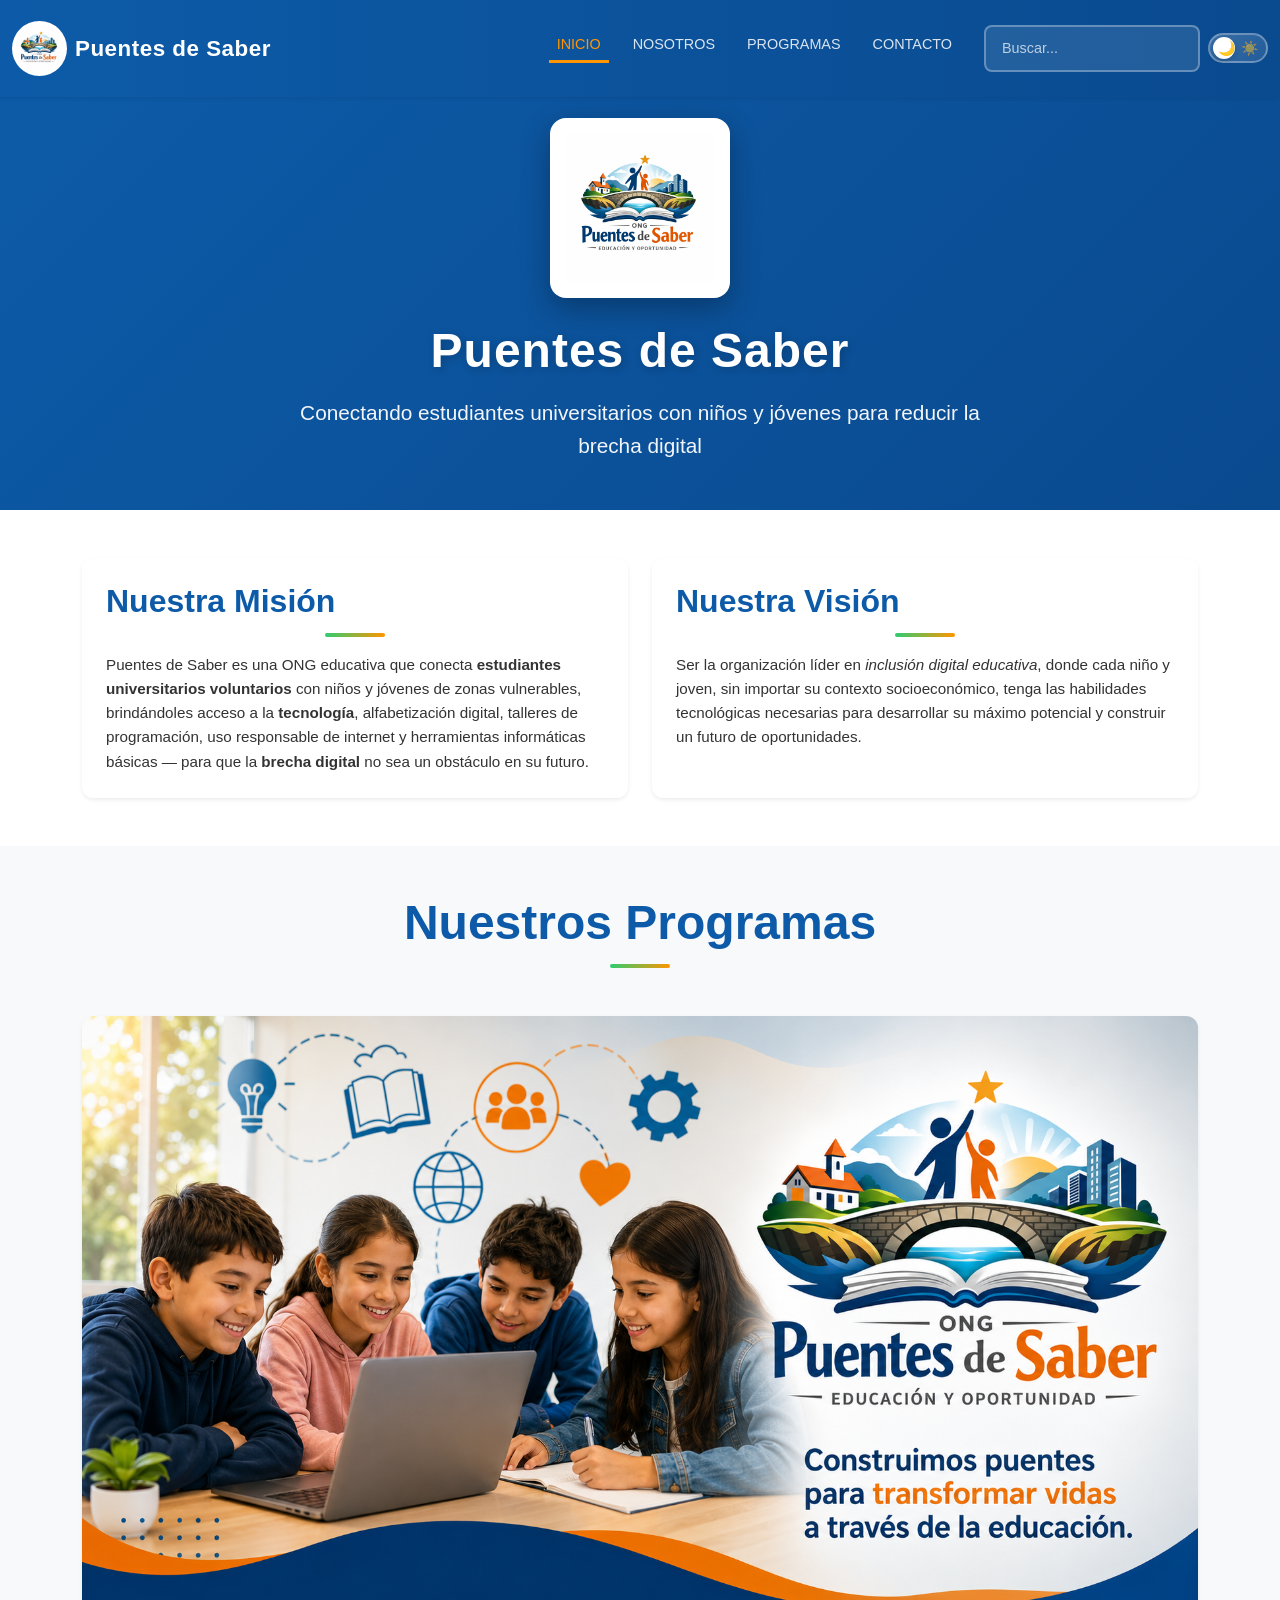
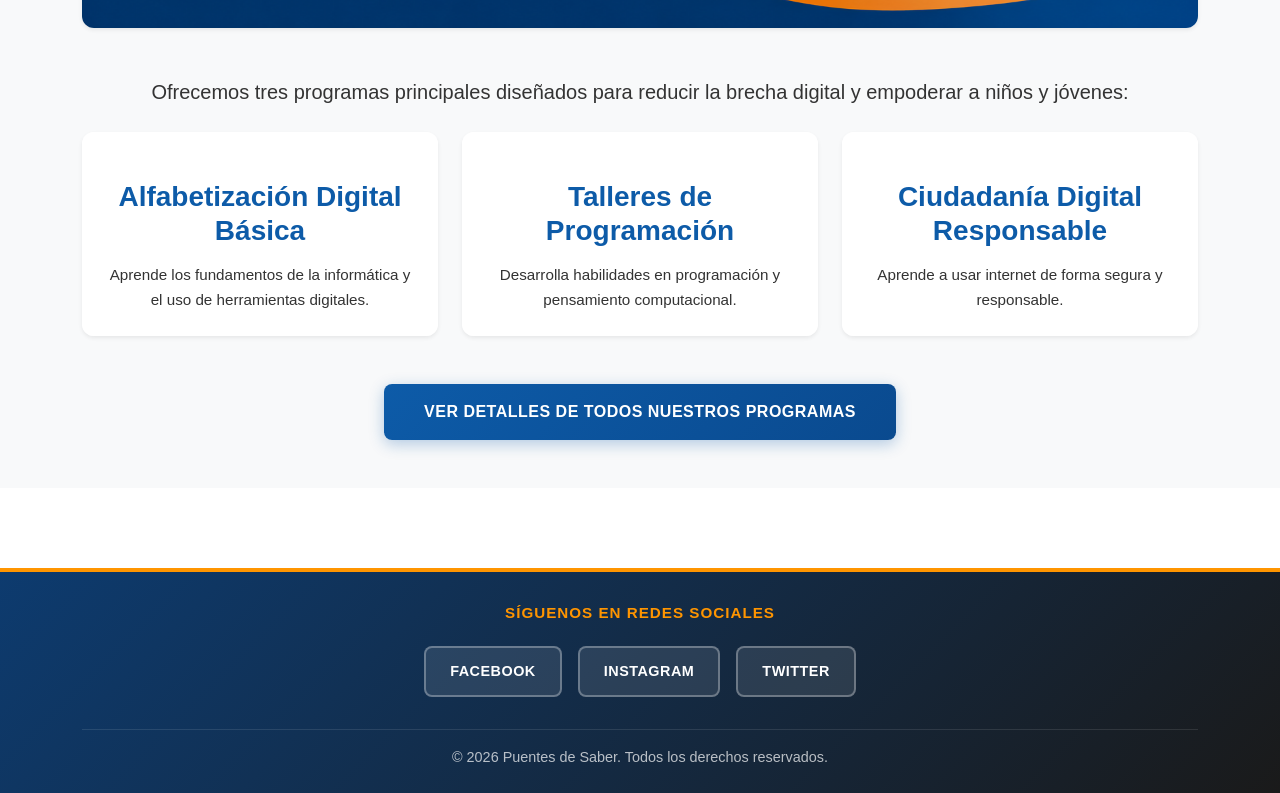
<file: ong-website/index.html>
<!DOCTYPE html>
<html lang="es">
<head>
    <meta charset="UTF-8">
    <meta name="viewport" content="width=device-width, initial-scale=1.0">
    <meta name="description" content="Puentes de Saber - ONG educativa que conecta estudiantes universitarios con niños y jóvenes para reducir la brecha digital mediante alfabetización digital y programación.">
    
    <!-- Open Graph / Facebook -->
    <meta property="og:type" content="website">
    <meta property="og:url" content="https://puentesdesaber.org/">
    <meta property="og:title" content="Puentes de Saber - Inclusión Digital Educativa">
    <meta property="og:description" content="ONG educativa que conecta estudiantes universitarios con niños y jóvenes para reducir la brecha digital.">
    <meta property="og:image" content="https://puentesdesaber.org/img/og-image.png">
    
    <!-- Twitter -->
    <meta name="twitter:card" content="summary_large_image">
    <meta name="twitter:url" content="https://puentesdesaber.org/">
    <meta name="twitter:title" content="Puentes de Saber - Inclusión Digital Educativa">
    <meta name="twitter:description" content="ONG educativa que conecta estudiantes universitarios con niños y jóvenes para reducir la brecha digital.">
    <meta name="twitter:image" content="https://puentesdesaber.org/img/og-image.png">
    
    <link rel="icon" href="./img/favicon-32x32.png" type="image/png">
    <link rel="shortcut icon" href="./img/favicon-32x32.png" type="image/png">
    <title>Inicio - Puentes de Saber</title>
    <!-- Bootstrap CSS -->
    <link href="https://cdn.jsdelivr.net/npm/bootstrap@5.3.0/dist/css/bootstrap.min.css" rel="stylesheet">
    <!-- Custom CSS -->
    <link rel="stylesheet" href="./css/styles.css">
    <script>
        if (localStorage.getItem('modo') === 'oscuro') {
            document.documentElement.classList.add('dark-mode');
        }
    </script>
</head>
<body>
    
    <!-- Header -->
    <header>
        <!-- Navbar -->
        <nav class="navbar navbar-expand-lg navbar-dark shadow-sm">
            <div class="container-fluid">
                <div class="navbar-brand d-flex align-items-center">
                    <img src="./img/logo.png" alt="Logo Puentes de Saber" width="55" height="55" class="me-2 rounded-circle p-1 bg-white">
                    <span class="fw-bold">Puentes de Saber</span>
                </div>
                
                <button class="navbar-toggler" type="button" data-bs-toggle="collapse" data-bs-target="#navbarNav" aria-controls="navbarNav" aria-expanded="false" aria-label="Toggle navigation">
                    <span class="navbar-toggler-icon"></span>
                </button>
                <div class="collapse navbar-collapse" id="navbarNav">
                    <ul class="navbar-nav ms-auto">
                        <li class="nav-item">
                            <a class="nav-link active" aria-current="page" href="./index.html">Inicio</a>
                        </li>
                        <li class="nav-item">
                            <a class="nav-link" href="./nosotros.html">Nosotros</a>
                        </li>
                        <li class="nav-item">
                            <a class="nav-link" href="./programas.html">Programas</a>
                        </li>
                        <li class="nav-item">
                            <a class="nav-link" href="./contacto.html">Contacto</a>
                        </li>
                        <li class="nav-item ms-lg-3">
                            <div class="search-container">
                                <input type="text" id="searchInput" class="search-input" placeholder="Buscar..." aria-label="Buscar contenido en el sitio web">
                                <div id="searchResults" class="search-results dropdown-menu"></div>
                            </div>
                        </li>
                        <li class="nav-item ms-lg-2 d-flex align-items-center">
                            <label class="theme-switch" for="btn-modo" data-bs-toggle="tooltip" data-bs-placement="bottom" title="Cambiar tema" aria-label="Cambiar entre modo claro y modo oscuro">
                                <input type="checkbox" id="btn-modo" aria-label="Activar o desactivar modo oscuro" />
                                <span class="slider">
                                    <span class="slider-icon"></span>
                                </span>
                            </label>
                        </li>
                    </ul>
                </div>
            </div>
        </nav>
    </header>

    <!-- Hero Section -->
    <section class="hero-section text-white py-5">
        <div class="container text-center">
            <img src="./img/logo.png" alt="Logo Puentes de Saber" class="hero-logo mb-4">
            <h1 class="hero-title mb-3">Puentes de Saber</h1>
            <p class="hero-subtitle">Conectando estudiantes universitarios con niños y jóvenes para reducir la brecha digital</p>
        </div>
    </section>

    <main>
        <!-- Misión y Visión -->
        <section class="py-5">
            <div class="container">
                <div class="row g-4">
                    <div class="col-md-6">
                        <div class="card h-100 shadow-sm border-0">
                            <div class="card-body">
                                <h2 class="card-title text-primary mb-3">Nuestra Misión</h2>
                                <p class="card-text">Puentes de Saber es una ONG educativa que conecta <strong>estudiantes universitarios voluntarios</strong> con niños y jóvenes de zonas vulnerables, brindándoles acceso a la <strong>tecnología</strong>, alfabetización digital, talleres de programación, uso responsable de internet y herramientas informáticas básicas — para que la <strong>brecha digital</strong> no sea un obstáculo en su futuro.</p>
                            </div>
                        </div>
                    </div>
                    <div class="col-md-6">
                        <div class="card h-100 shadow-sm border-0">
                            <div class="card-body">
                                <h2 class="card-title text-primary mb-3">Nuestra Visión</h2>
                                <p class="card-text">Ser la organización líder en <em>inclusión digital educativa</em>, donde cada niño y joven, sin importar su contexto socioeconómico, tenga las habilidades tecnológicas necesarias para desarrollar su máximo potencial y construir un futuro de oportunidades.</p>
                            </div>
                        </div>
                    </div>
                </div>
            </div>
        </section>

        <!-- Programas -->
        <section class="py-5 bg-light">
            <div class="container">
                <h2 class="text-center mb-5 display-5">Nuestros Programas</h2>
                <div class="row mb-5">
                    <div class="col-12">
                        <img src="./img/index.png" alt="Programas educativos de Puentes de Saber" class="img-fluid rounded shadow-sm w-100">
                    </div>
                </div>
                <p class="text-center mb-4 lead">Ofrecemos tres programas principales diseñados para reducir la brecha digital y empoderar a niños y jóvenes:</p>
                <div class="row g-4">
                    <div class="col-md-4">
                        <div class="card h-100 shadow-sm border-0 text-center">
                            <div class="card-body">
                                <h3 class="card-title">Alfabetización Digital Básica</h3>
                                <p class="card-text">Aprende los fundamentos de la informática y el uso de herramientas digitales.</p>
                            </div>
                        </div>
                    </div>
                    <div class="col-md-4">
                        <div class="card h-100 shadow-sm border-0 text-center">
                            <div class="card-body">
                                <h3 class="card-title">Talleres de Programación</h3>
                                <p class="card-text">Desarrolla habilidades en programación y pensamiento computacional.</p>
                            </div>
                        </div>
                    </div>
                    <div class="col-md-4">
                        <div class="card h-100 shadow-sm border-0 text-center">
                            <div class="card-body">
                                <h3 class="card-title">Ciudadanía Digital Responsable</h3>
                                <p class="card-text">Aprende a usar internet de forma segura y responsable.</p>
                            </div>
                        </div>
                    </div>
                </div>
                <div class="text-center mt-5">
                    <a href="./programas.html#programas" class="btn btn-primary btn-lg">Ver detalles de todos nuestros programas</a>
                </div>
            </div>
        </section>
    </main>

    <!-- Footer -->
    <footer class="text-white">
        <div class="container">
            <div class="footer-social">
                <h5>Síguenos en Redes Sociales</h5>
                <div class="social-links">
                    <a href="https://facebook.com/puentesdesaber" target="_blank" rel="noopener noreferrer" aria-label="Visitar nuestra página de Facebook (abre en nueva ventana)">Facebook</a>
                    <a href="https://instagram.com/puentesdesaber" target="_blank" rel="noopener noreferrer" aria-label="Visitar nuestro perfil de Instagram (abre en nueva ventana)">Instagram</a>
                    <a href="https://twitter.com/puentesdesaber" target="_blank" rel="noopener noreferrer" aria-label="Visitar nuestro perfil de Twitter (abre en nueva ventana)">Twitter</a>
                </div>
            </div>
            
            <div class="footer-content">
                <p class="footer-copyright">&copy; 2026 Puentes de Saber. Todos los derechos reservados.</p>
            </div>
        </div>
    </footer>
    
    <!-- Bootstrap JS -->
    <script src="https://cdn.jsdelivr.net/npm/bootstrap@5.3.0/dist/js/bootstrap.bundle.min.js"></script>
    <script src="./js/dark-mode.js"></script>
    <script src="./js/search.js"></script>
</body>
</html>
</file>
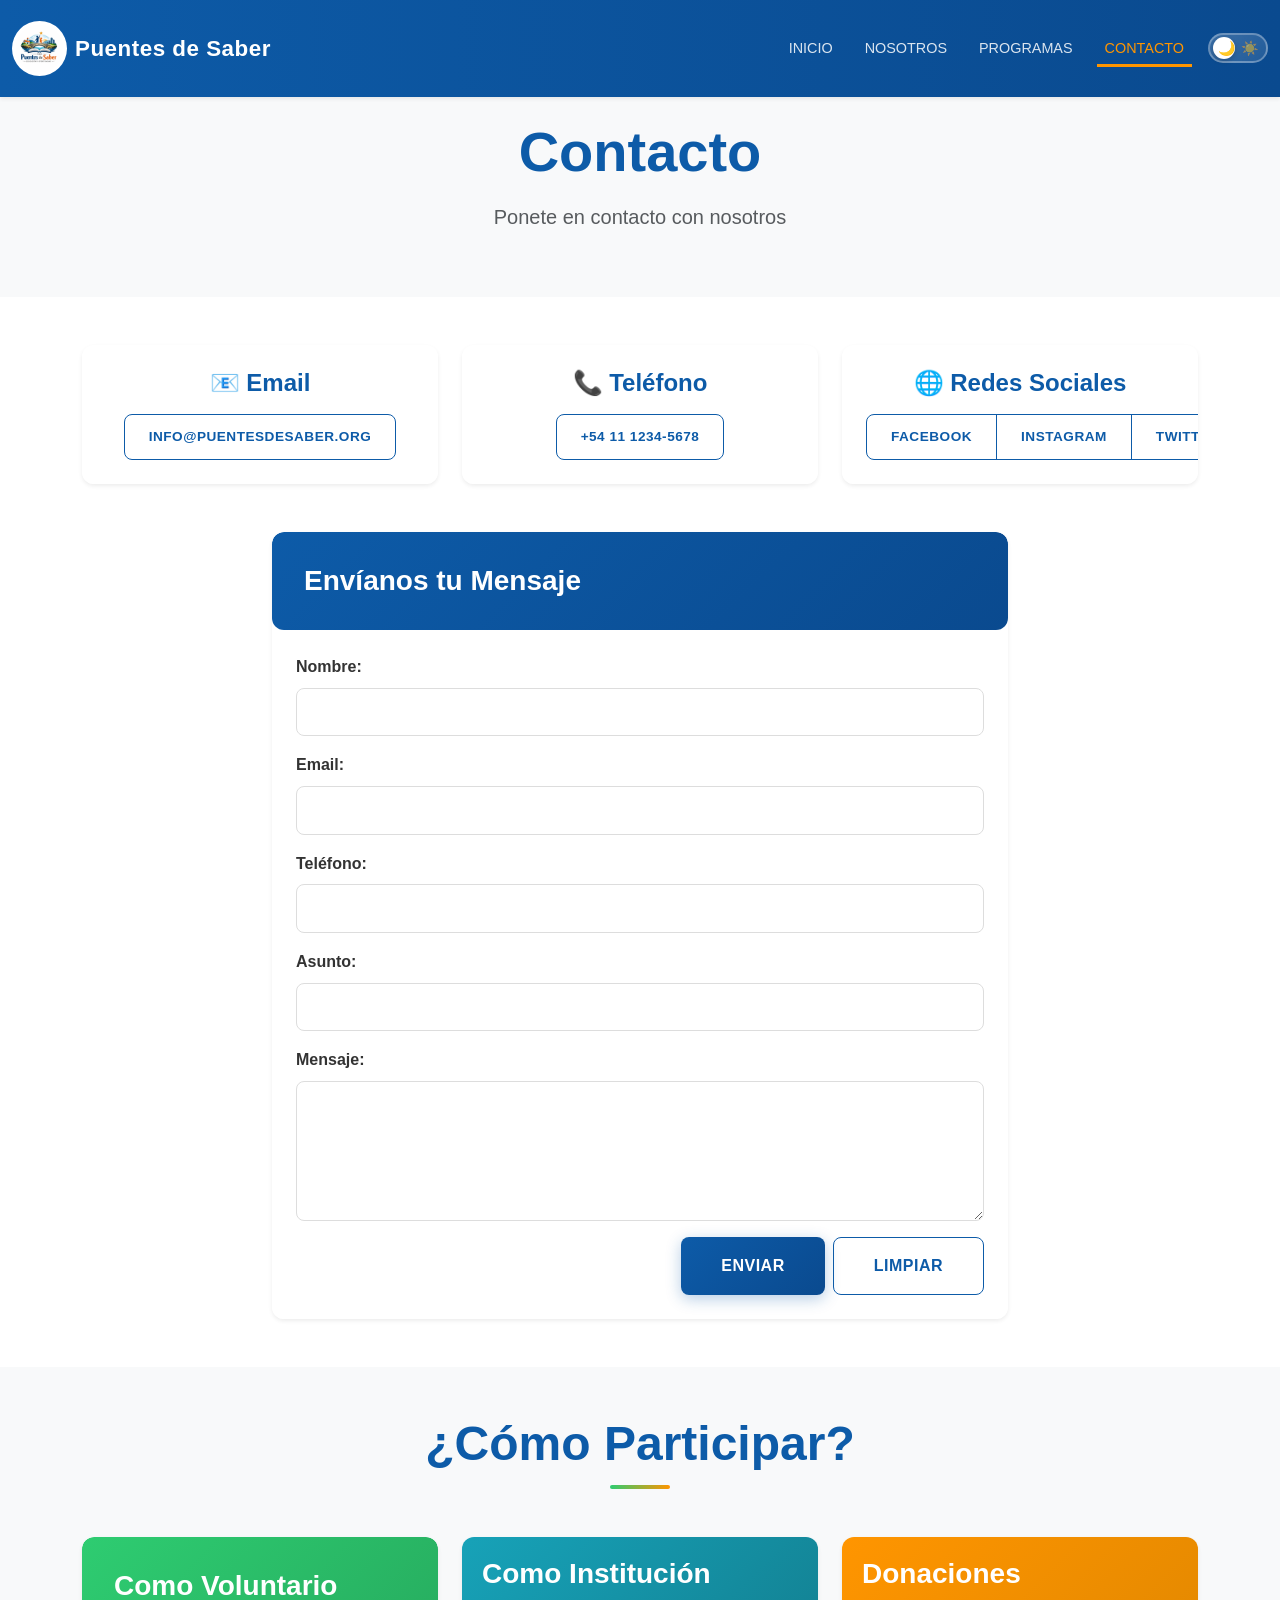
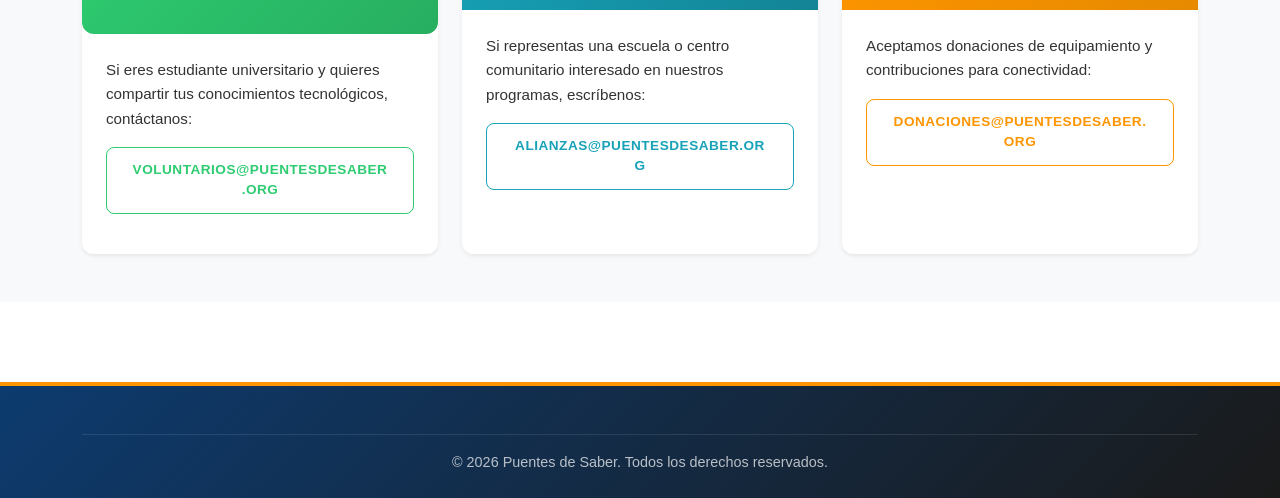
<file: ong-website/contacto.html>
<!DOCTYPE html>
<html lang="es">
<head>
    <meta charset="UTF-8">
    <meta name="viewport" content="width=device-width, initial-scale=1.0">
    <meta name="description" content="Contactate con Puentes de Saber. Email, teléfono y redes sociales para consultas sobre nuestros programas educativos.">
    
    <!-- Open Graph / Facebook -->
    <meta property="og:type" content="website">
    <meta property="og:url" content="https://puentesdesaber.org/contacto.html">
    <meta property="og:title" content="Contacto - Puentes de Saber">
    <meta property="og:description" content="Contactate con nosotros. Sumate como voluntario, institución aliada o colaborá con donaciones.">
    <meta property="og:image" content="https://puentesdesaber.org/img/og-image.png">
    
    <!-- Twitter -->
    <meta name="twitter:card" content="summary_large_image">
    <meta name="twitter:url" content="https://puentesdesaber.org/contacto.html">
    <meta name="twitter:title" content="Contacto - Puentes de Saber">
    <meta name="twitter:description" content="Contactate con nosotros. Sumate como voluntario, institución aliada o colaborá con donaciones.">
    <meta name="twitter:image" content="https://puentesdesaber.org/img/og-image.png">
    
    <link rel="icon" href="./img/favicon-32x32.png" type="image/png">
    <link rel="shortcut icon" href="./img/favicon-32x32.png" type="image/png">
    <title>Contacto - Puentes de Saber</title>
    <!-- Bootstrap CSS -->
    <link href="https://cdn.jsdelivr.net/npm/bootstrap@5.3.0/dist/css/bootstrap.min.css" rel="stylesheet">
    <!-- Custom CSS -->
    <link rel="stylesheet" href="./css/styles.css">
    <script>
        if (localStorage.getItem('modo') === 'oscuro') {
            document.documentElement.classList.add('dark-mode');
        }
    </script>
</head>
<body>

    <!-- Header -->
    <header>
        <!-- Navbar -->
        <nav class="navbar navbar-expand-lg navbar-dark shadow-sm">
            <div class="container-fluid">
                <div class="navbar-brand d-flex align-items-center">
                    <img src="./img/logo.png" alt="Logo Puentes de Saber" width="55" height="55" class="me-2 rounded-circle p-1 bg-white">
                    <span class="fw-bold">Puentes de Saber</span>
                </div>

                <button class="navbar-toggler" type="button" data-bs-toggle="collapse" data-bs-target="#navbarNav" aria-controls="navbarNav" aria-expanded="false" aria-label="Toggle navigation">
                    <span class="navbar-toggler-icon"></span>
                </button>
                <div class="collapse navbar-collapse" id="navbarNav">
                    <ul class="navbar-nav ms-auto">
                        <li class="nav-item">
                            <a class="nav-link" href="./index.html">Inicio</a>
                        </li>
                        <li class="nav-item">
                            <a class="nav-link" href="./nosotros.html">Nosotros</a>
                        </li>
                        <li class="nav-item">
                            <a class="nav-link" href="./programas.html">Programas</a>
                        </li>
                        <li class="nav-item">
                            <a class="nav-link active" aria-current="page" href="./contacto.html">Contacto</a>
                        </li>
                        <li class="nav-item ms-lg-2 d-flex align-items-center">
                            <label class="theme-switch" for="btn-modo" data-bs-toggle="tooltip" data-bs-placement="bottom" title="Cambiar tema" aria-label="Cambiar entre modo claro y modo oscuro">
                                <input type="checkbox" id="btn-modo" aria-label="Activar o desactivar modo oscuro" />
                                <span class="slider">
                                    <span class="slider-icon"></span>
                                </span>
                            </label>
                        </li>
                    </ul>
                </div>
            </div>
        </nav>
    </header>

    <main>
        <!-- Encabezado de página -->
        <section class="py-5 bg-light">
            <div class="container">
                <h1 class="display-4 text-center mb-3">Contacto</h1>
                <p class="lead text-center text-muted">Ponete en contacto con nosotros</p>
            </div>
        </section>

        <section class="py-5">
            <div class="container">
                <!-- Información de Contacto -->
                <div class="row g-4 mb-5">
                    <div class="col-md-4">
                        <div class="card h-100 shadow-sm border-0 text-center">
                            <div class="card-body">
                                <h4 class="card-title text-primary mb-3">📧 Email</h4>
                                <p class="card-text">
                                    <a href="mailto:info@puentesdesaber.org" class="btn btn-outline-primary btn-sm">info@puentesdesaber.org</a>
                                </p>
                            </div>
                        </div>
                    </div>
                    <div class="col-md-4">
                        <div class="card h-100 shadow-sm border-0 text-center">
                            <div class="card-body">
                                <h4 class="card-title text-primary mb-3">📞 Teléfono</h4>
                                <p class="card-text">
                                    <a href="tel:+541112345678" class="btn btn-outline-primary btn-sm">+54 11 1234-5678</a>
                                </p>
                            </div>
                        </div>
                    </div>
                    <div class="col-md-4">
                        <div class="card h-100 shadow-sm border-0 text-center">
                            <div class="card-body">
                                <h4 class="card-title text-primary mb-3">🌐 Redes Sociales</h4>
                                <div class="btn-group" role="group">
                                    <a href="https://facebook.com/puentesdesaber" target="_blank" rel="noopener noreferrer" class="btn btn-outline-primary btn-sm">Facebook</a>
                                    <a href="https://instagram.com/puentesdesaber" target="_blank" rel="noopener noreferrer" class="btn btn-outline-primary btn-sm">Instagram</a>
                                    <a href="https://twitter.com/puentesdesaber" target="_blank" rel="noopener noreferrer" class="btn btn-outline-primary btn-sm">Twitter</a>
                                </div>
                            </div>
                        </div>
                    </div>
                </div>

                <!-- Formulario de Contacto -->
                <div class="row mt-5">
                    <div class="col-lg-8 mx-auto">
                        <div class="card shadow-sm border-0">
                            <div class="card-header bg-primary text-white">
                                <h3 class="card-title mb-0">Envíanos tu Mensaje</h3>
                            </div>
                            <div class="card-body p-4">
                                <form action="mailto:info@puentesdesaber.org" method="POST" enctype="text/plain">
                                    <div class="mb-3">
                                        <label for="nombre" class="form-label">Nombre:</label>
                                        <input type="text" class="form-control" id="nombre" name="nombre" required>
                                    </div>
                                    
                                    <div class="mb-3">
                                        <label for="email" class="form-label">Email:</label>
                                        <input type="email" class="form-control" id="email" name="email" required>
                                    </div>
                                    
                                    <div class="mb-3">
                                        <label for="telefono" class="form-label">Teléfono:</label>
                                        <input type="tel" class="form-control" id="telefono" name="telefono">
                                    </div>
                                    
                                    <div class="mb-3">
                                        <label for="asunto" class="form-label">Asunto:</label>
                                        <input type="text" class="form-control" id="asunto" name="asunto" required>
                                    </div>
                                    
                                    <div class="mb-3">
                                        <label for="mensaje" class="form-label">Mensaje:</label>
                                        <textarea class="form-control" id="mensaje" name="mensaje" rows="5" required></textarea>
                                    </div>
                                    
                                    <div class="d-grid gap-2 d-sm-flex justify-content-sm-end">
                                        <button type="submit" class="btn btn-primary btn-lg">Enviar</button>
                                        <button type="reset" class="btn btn-outline-secondary btn-lg">Limpiar</button>
                                    </div>
                                </form>
                            </div>
                        </div>
                    </div>
                </div>
            </div>
        </section>

        <!-- Cómo Participar -->
        <section class="py-5 bg-light">
            <div class="container">
                <h2 class="text-center mb-5 display-5">¿Cómo Participar?</h2>
                <div class="row g-4">
                    <div class="col-md-6 col-lg-4">
                        <div class="card h-100 shadow-sm border-0">
                            <div class="card-header bg-success text-white">
                                <h3 class="card-title mb-0">Como Voluntario</h3>
                            </div>
                            <div class="card-body">
                                <p class="card-text">Si eres estudiante universitario y quieres compartir tus conocimientos tecnológicos, contáctanos:</p>
                                <p><a href="mailto:voluntarios@puentesdesaber.org" class="btn btn-outline-success btn-sm w-100">voluntarios@puentesdesaber.org</a></p>
                            </div>
                        </div>
                    </div>
                    <div class="col-md-6 col-lg-4">
                        <div class="card h-100 shadow-sm border-0">
                            <div class="card-header bg-info text-white">
                                <h3 class="card-title mb-0">Como Institución</h3>
                            </div>
                            <div class="card-body">
                                <p class="card-text">Si representas una escuela o centro comunitario interesado en nuestros programas, escríbenos:</p>
                                <p><a href="mailto:alianzas@puentesdesaber.org" class="btn btn-outline-info btn-sm w-100">alianzas@puentesdesaber.org</a></p>
                            </div>
                        </div>
                    </div>
                    <div class="col-md-6 col-lg-4">
                        <div class="card h-100 shadow-sm border-0">
                            <div class="card-header bg-warning text-dark">
                                <h3 class="card-title mb-0">Donaciones</h3>
                            </div>
                            <div class="card-body">
                                <p class="card-text">Aceptamos donaciones de equipamiento y contribuciones para conectividad:</p>
                                <p><a href="mailto:donaciones@puentesdesaber.org" class="btn btn-outline-warning btn-sm w-100">donaciones@puentesdesaber.org</a></p>
                            </div>
                        </div>
                    </div>
                </div>
            </div>
        </section>
    </main>
    
    <!-- Footer -->
    <footer class="text-white">
        <div class="container">
            <div class="footer-content">
                <p class="footer-copyright">&copy; 2026 Puentes de Saber. Todos los derechos reservados.</p>
            </div>
        </div>
    </footer>
    
    <!-- Bootstrap JS -->
    <script src="https://cdn.jsdelivr.net/npm/bootstrap@5.3.0/dist/js/bootstrap.bundle.min.js"></script>
    <script src="./js/dark-mode.js"></script>
    <script src="./js/form-validation.js"></script>
</body>
</html>
</file>
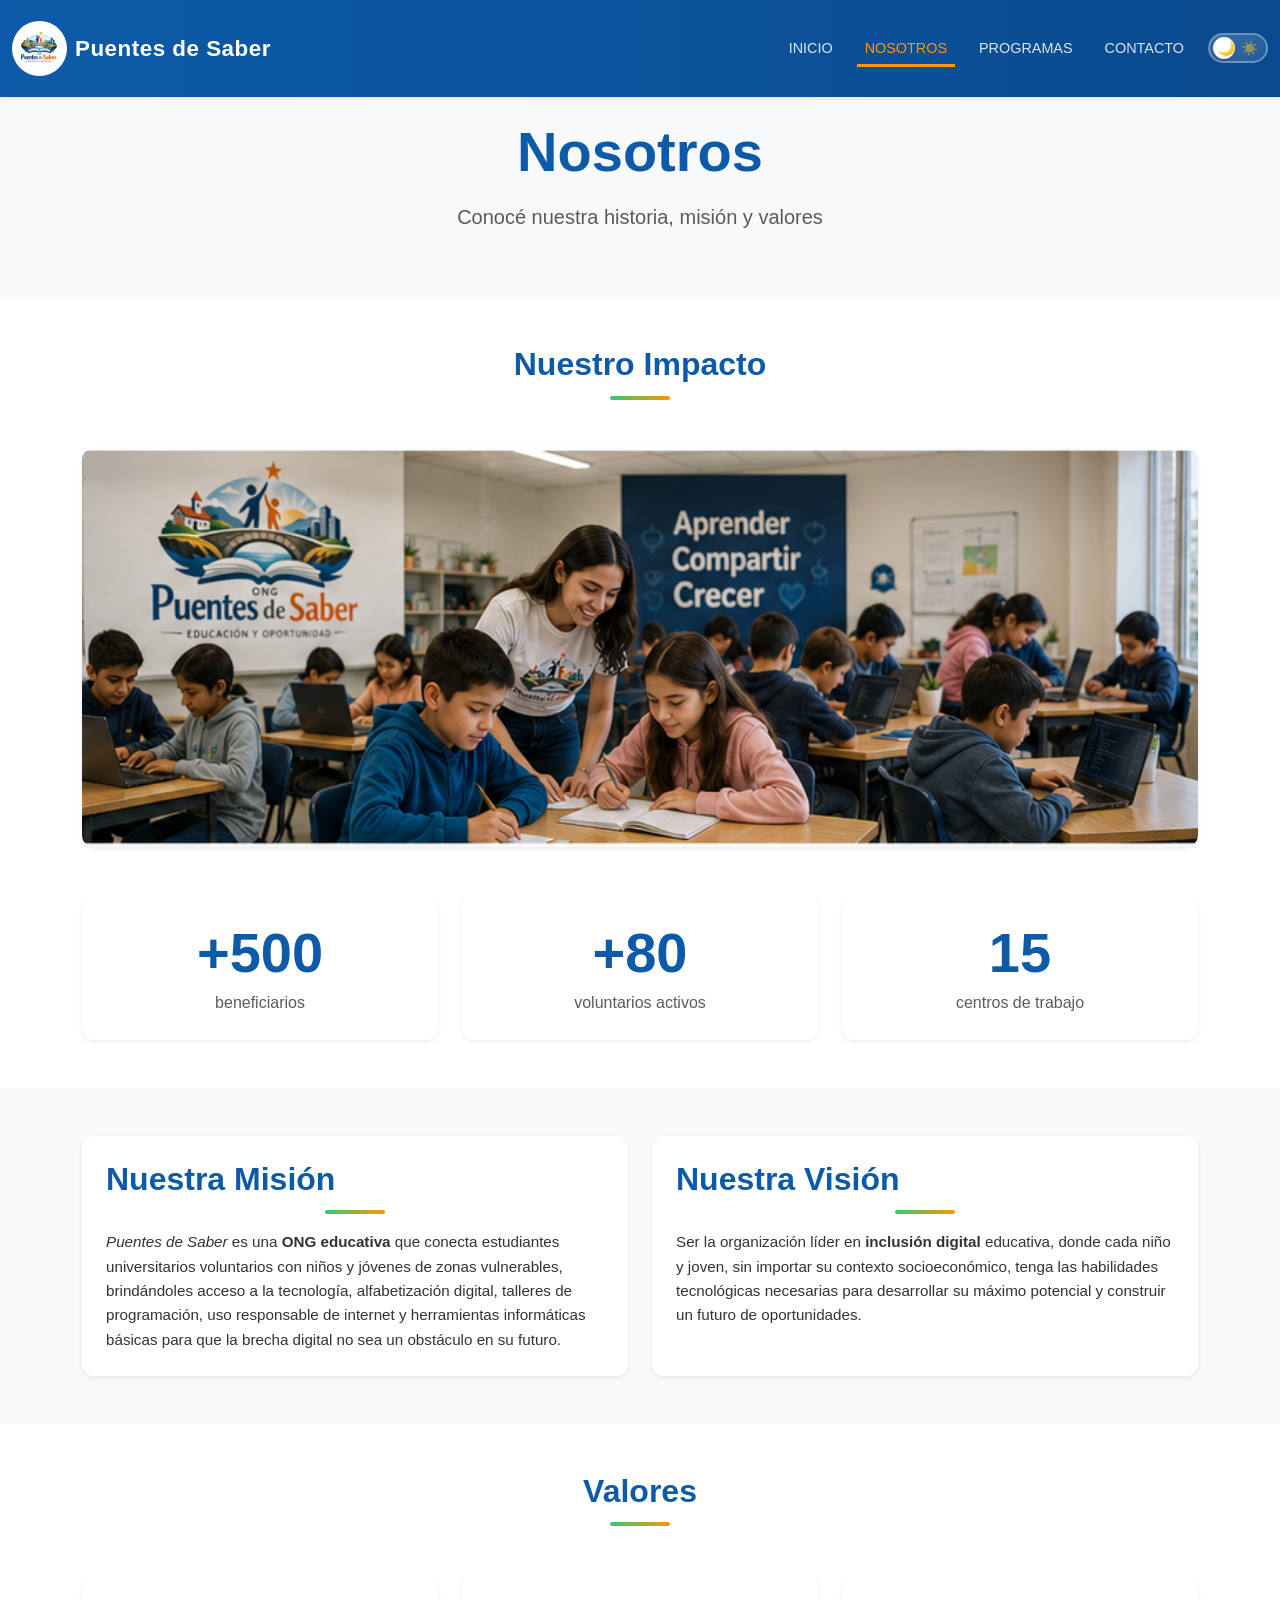
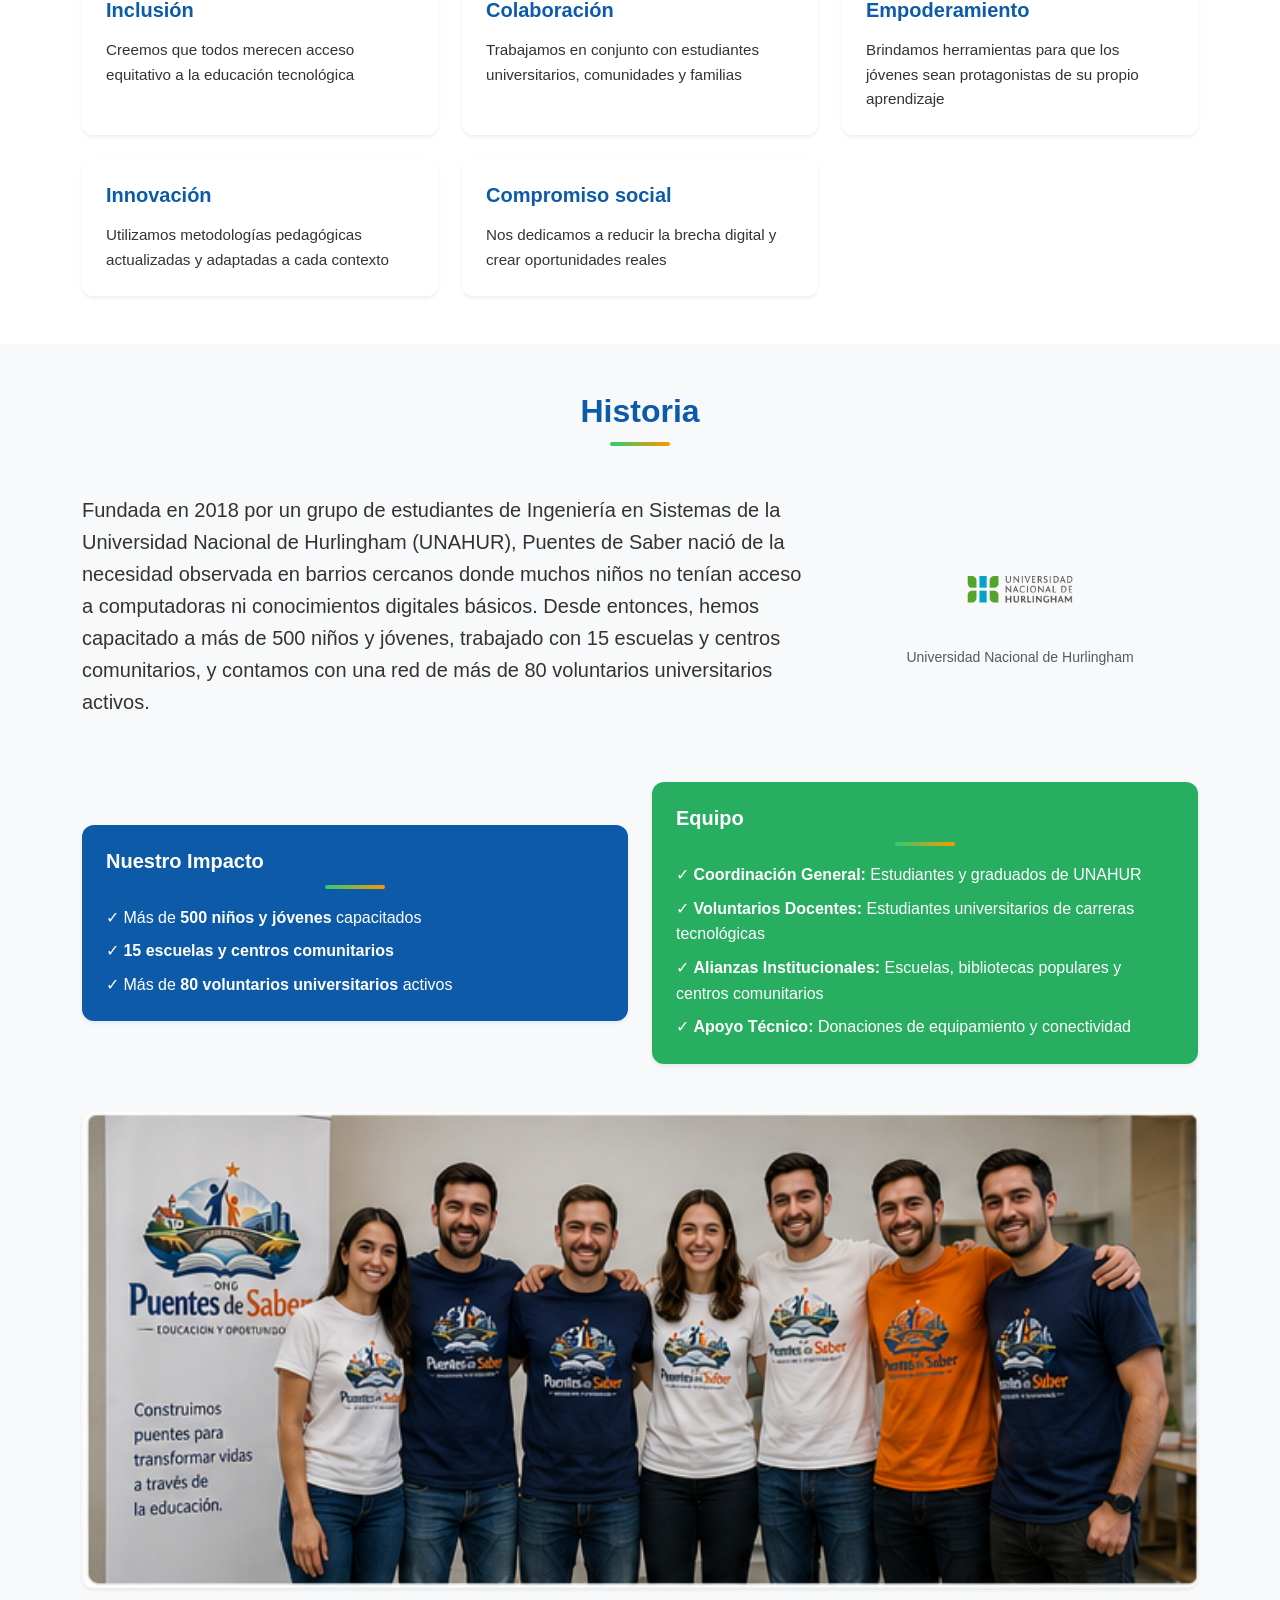
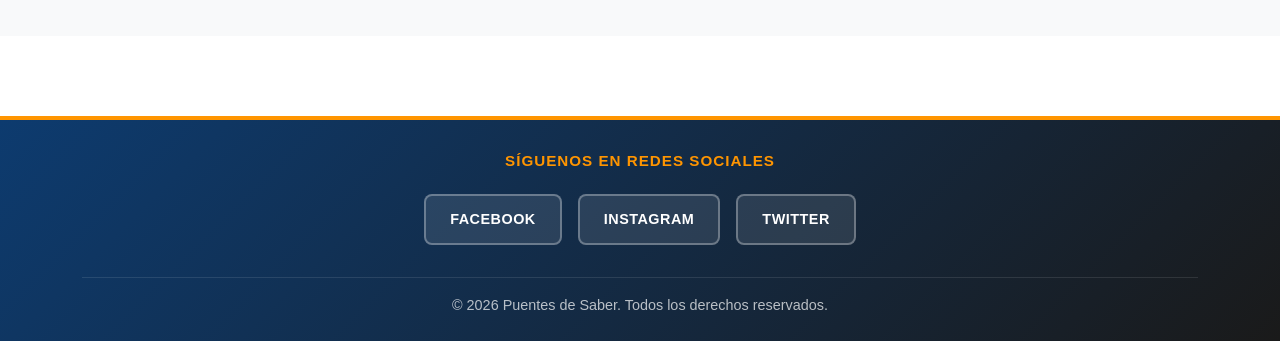
<file: ong-website/nosotros.html>
<!DOCTYPE html>
<html lang="es">
<head>
    <meta charset="UTF-8">
    <meta name="viewport" content="width=device-width, initial-scale=1.0">
    <meta name="description" content="Conocé nuestra misión, visión, valores e historia. Puentes de Saber trabaja desde 2018 reduciendo la brecha digital en comunidades vulnerables.">
    
    <!-- Open Graph / Facebook -->
    <meta property="og:type" content="website">
    <meta property="og:url" content="https://puentesdesaber.org/nosotros.html">
    <meta property="og:title" content="Nosotros - Puentes de Saber">
    <meta property="og:description" content="Conocé nuestra misión, visión, valores e historia. Trabajamos desde 2018 reduciendo la brecha digital en comunidades vulnerables.">
    <meta property="og:image" content="https://puentesdesaber.org/img/og-image.png">
    
    <!-- Twitter -->
    <meta name="twitter:card" content="summary_large_image">
    <meta name="twitter:url" content="https://puentesdesaber.org/nosotros.html">
    <meta name="twitter:title" content="Nosotros - Puentes de Saber">
    <meta name="twitter:description" content="Conocé nuestra misión, visión, valores e historia. Trabajamos desde 2018 reduciendo la brecha digital en comunidades vulnerables.">
    <meta name="twitter:image" content="https://puentesdesaber.org/img/og-image.png">
    
    <link rel="icon" href="./img/favicon-32x32.png" type="image/png">
    <link rel="shortcut icon" href="./img/favicon-32x32.png" type="image/png">
    <!-- Bootstrap CSS -->
    <link href="https://cdn.jsdelivr.net/npm/bootstrap@5.3.0/dist/css/bootstrap.min.css" rel="stylesheet">
    <!-- Custom CSS -->
    <link rel="stylesheet" href="./css/styles.css">
    <title>Nosotros - Puentes de Saber</title>
    <script>
        if (localStorage.getItem('modo') === 'oscuro') {
            document.documentElement.classList.add('dark-mode');
        }
    </script>
</head>
<body>

    <!-- Header -->
    <header>
        <!-- Navbar -->
        <nav class="navbar navbar-expand-lg navbar-dark shadow-sm">
            <div class="container-fluid">
                <div class="navbar-brand d-flex align-items-center">
                    <img src="./img/logo.png" alt="Logo Puentes de Saber" width="55" height="55" class="me-2 rounded-circle p-1 bg-white">
                    <span class="fw-bold">Puentes de Saber</span>
                </div>
                
                <button class="navbar-toggler" type="button" data-bs-toggle="collapse" data-bs-target="#navbarNav" aria-controls="navbarNav" aria-expanded="false" aria-label="Toggle navigation">
                    <span class="navbar-toggler-icon"></span>
                </button>
                <div class="collapse navbar-collapse" id="navbarNav">
                    <ul class="navbar-nav ms-auto">
                        <li class="nav-item">
                            <a class="nav-link" href="./index.html">Inicio</a>
                        </li>
                        <li class="nav-item">
                            <a class="nav-link active" aria-current="page" href="./nosotros.html">Nosotros</a>
                        </li>
                        <li class="nav-item">
                            <a class="nav-link" href="./programas.html">Programas</a>
                        </li>
                        <li class="nav-item">
                            <a class="nav-link" href="./contacto.html">Contacto</a>
                        </li>
                        <li class="nav-item ms-lg-2 d-flex align-items-center">
                            <label class="theme-switch" for="btn-modo" data-bs-toggle="tooltip" data-bs-placement="bottom" title="Cambiar tema" aria-label="Cambiar entre modo claro y modo oscuro">
                                <input type="checkbox" id="btn-modo" aria-label="Activar o desactivar modo oscuro" />
                                <span class="slider">
                                    <span class="slider-icon"></span>
                                </span>
                            </label>
                        </li>
                    </ul>
                </div>
            </div>
        </nav>
    </header>

    <main>
        <!-- Encabezado de página -->
        <section class="py-5 bg-light">
            <div class="container">
                <h1 class="display-4 text-center mb-3">Nosotros</h1>
                <p class="lead text-center text-muted">Conocé nuestra historia, misión y valores</p>
            </div>
        </section>

        <!-- Datos Institucionales -->
        <section id="datos-institucionales" class="py-5">
            <div class="container">
                <h2 class="text-center mb-5 titulo-impacto">Nuestro Impacto</h2>
                <div class="row mb-5">
                    <div class="col-12">
                        <img src="./img/nosotros-actividades-ong.png" loading="lazy" alt="Actividades educativas de Puentes de Saber con niños y jóvenes" class="img-fluid rounded shadow-sm w-100">
                    </div>
                </div>
                <div class="row g-4 text-center">
                    <div class="col-md-4">
                        <div class="card h-100 shadow-sm border-0">
                            <div class="card-body py-4">
                                <p class="display-4 fw-bold text-primary mb-1">+500</p>
                                <p class="text-muted mb-0">beneficiarios</p>
                            </div>
                        </div>
                    </div>
                    <div class="col-md-4">
                        <div class="card h-100 shadow-sm border-0">
                            <div class="card-body py-4">
                                <p class="display-4 fw-bold text-primary mb-1">+80</p>
                                <p class="text-muted mb-0">voluntarios activos</p>
                            </div>
                        </div>
                    </div>
                    <div class="col-md-4">
                        <div class="card h-100 shadow-sm border-0">
                            <div class="card-body py-4">
                                <p class="display-4 fw-bold text-primary mb-1">15</p>
                                <p class="text-muted mb-0">centros de trabajo</p>
                            </div>
                        </div>
                    </div>
                </div>
            </div>
        </section>

        <!-- Misión y Visión -->
        <section class="py-5 bg-light">
            <div class="container">
                <div class="row g-4">
                    <div class="col-md-6">
                        <div class="card h-100 shadow-sm border-0">
                            <div class="card-body">
                                <h2 class="card-title text-primary mb-3">Nuestra Misión</h2>
                                <p class="card-text"><em>Puentes de Saber</em> es una <strong>ONG educativa</strong> que conecta estudiantes 
                                universitarios voluntarios con niños y jóvenes de zonas vulnerables, 
                                brindándoles acceso a la tecnología, alfabetización digital, 
                                talleres de programación, uso responsable de internet y herramientas 
                                informáticas básicas para que la brecha digital no sea un 
                                obstáculo en su futuro.</p>
                            </div>
                        </div>
                    </div>
                    <div class="col-md-6">
                        <div class="card h-100 shadow-sm border-0">
                            <div class="card-body">
                                <h2 class="card-title text-primary mb-3">Nuestra Visión</h2>
                                <p class="card-text">Ser la organización líder en <strong>inclusión digital</strong> educativa, donde 
                                cada niño y joven, sin importar su contexto socioeconómico, tenga 
                                las habilidades tecnológicas necesarias para desarrollar su máximo 
                                potencial y construir un futuro de oportunidades.</p>
                            </div>
                        </div>
                    </div>
                </div>
            </div>
        </section>

        <!-- Valores -->
        <section class="py-5">
            <div class="container">
                <h2 class="text-center mb-5">Valores</h2>
                <div class="row g-4">
                    <div class="col-md-6 col-lg-4">
                        <div class="card h-100 shadow-sm border-0">
                            <div class="card-body">
                                <h3 class="card-title h5 text-primary">Inclusión</h3>
                                <p class="card-text">Creemos que todos merecen acceso equitativo a la educación tecnológica</p>
                            </div>
                        </div>
                    </div>
                    <div class="col-md-6 col-lg-4">
                        <div class="card h-100 shadow-sm border-0">
                            <div class="card-body">
                                <h3 class="card-title h5 text-primary">Colaboración</h3>
                                <p class="card-text">Trabajamos en conjunto con estudiantes universitarios, comunidades y familias</p>
                            </div>
                        </div>
                    </div>
                    <div class="col-md-6 col-lg-4">
                        <div class="card h-100 shadow-sm border-0">
                            <div class="card-body">
                                <h3 class="card-title h5 text-primary">Empoderamiento</h3>
                                <p class="card-text">Brindamos herramientas para que los jóvenes sean protagonistas de su propio aprendizaje</p>
                            </div>
                        </div>
                    </div>
                    <div class="col-md-6 col-lg-4">
                        <div class="card h-100 shadow-sm border-0">
                            <div class="card-body">
                                <h3 class="card-title h5 text-primary">Innovación</h3>
                                <p class="card-text">Utilizamos metodologías pedagógicas actualizadas y adaptadas a cada contexto</p>
                            </div>
                        </div>
                    </div>
                    <div class="col-md-6 col-lg-4">
                        <div class="card h-100 shadow-sm border-0">
                            <div class="card-body">
                                <h3 class="card-title h5 text-primary">Compromiso social</h3>
                                <p class="card-text">Nos dedicamos a reducir la brecha digital y crear oportunidades reales</p>
                            </div>
                        </div>
                    </div>
                </div>
            </div>
        </section>

        <!-- Historia -->
        <section class="py-5 bg-light">
            <div class="container">
                <h2 class="text-center mb-5">Historia</h2>
                <div class="row g-4 align-items-center mb-5">
                    <div class="col-lg-8">
                        <p class="lead">Fundada en 2018 por un grupo de estudiantes de Ingeniería en Sistemas
                        de la <strong>Universidad Nacional de Hurlingham (UNAHUR)</strong>, Puentes de Saber 
                        nació de la necesidad observada en barrios cercanos donde muchos 
                        niños no tenían acceso a computadoras ni conocimientos digitales básicos.
                        Desde entonces, hemos capacitado a más de <strong>500 niños y jóvenes</strong>, trabajado 
                        con <strong>15 escuelas y centros comunitarios</strong>, y contamos con una red de más de <strong>80 
                        voluntarios universitarios</strong> activos.</p>
                    </div>
                    <div class="col-lg-4 text-center">
                        <img src="./img/UNAHUR.png" alt="Logo UNAHUR" class="img-fluid" style="max-width: 200px;">
                        <p class="text-muted mt-2 small">Universidad Nacional de Hurlingham</p>
                    </div>
                </div>
                <div class="row g-4 align-items-center">
                    <div class="col-md-6">
                        <div class="card h-100 border-0 shadow-sm card-impacto">
                            <div class="card-body p-4">
                                <h2 class="card-title h5">Nuestro Impacto</h2>
                                <ul class="list-unstyled mb-0">
                                    <li class="mb-2">✓ Más de <strong>500 niños y jóvenes</strong> capacitados</li>
                                    <li class="mb-2">✓ <strong>15 escuelas y centros comunitarios</strong></li>
                                    <li>✓ Más de <strong>80 voluntarios universitarios</strong> activos</li>
                                </ul>
                            </div>
                        </div>
                    </div>
                    <div class="col-md-6">
                        <div class="card h-100 border-0 shadow-sm card-equipo">
                            <div class="card-body p-4">
                                <h2 class="card-title h5">Equipo</h2>
                                <ul class="list-unstyled mb-0">
                                    <li class="mb-2">✓ <strong>Coordinación General:</strong> Estudiantes y graduados de UNAHUR</li>
                                    <li class="mb-2">✓ <strong>Voluntarios Docentes:</strong> Estudiantes universitarios de carreras tecnológicas</li>
                                    <li class="mb-2">✓ <strong>Alianzas Institucionales:</strong> Escuelas, bibliotecas populares y centros comunitarios</li>
                                    <li>✓ <strong>Apoyo Técnico:</strong> Donaciones de equipamiento y conectividad</li>
                                </ul>
                            </div>
                        </div>
                    </div>
                </div>
                <div class="row mt-5">
                    <div class="col-12">
                        <img src="./img/nosotros-equipo-voluntarios.png" loading="lazy" alt="Equipo de voluntarios de Puentes de Saber trabajando con la comunidad" class="img-fluid rounded shadow-sm w-100">
                    </div>
                </div>
            </div>
        </section>

    </main>

    <!-- Footer -->
    <footer class="text-white">
        <div class="container">
            <div class="footer-social">
                <h5>Síguenos en Redes Sociales</h5>
                <div class="social-links">
                    <a href="https://facebook.com/puentesdesaber" target="_blank" rel="noopener noreferrer" aria-label="Visitar nuestra página de Facebook (abre en nueva ventana)">Facebook</a>
                    <a href="https://instagram.com/puentesdesaber" target="_blank" rel="noopener noreferrer" aria-label="Visitar nuestro perfil de Instagram (abre en nueva ventana)">Instagram</a>
                    <a href="https://twitter.com/puentesdesaber" target="_blank" rel="noopener noreferrer" aria-label="Visitar nuestro perfil de Twitter (abre en nueva ventana)">Twitter</a>
                </div>
            </div>
            <div class="footer-content">
                <p class="footer-copyright">&copy; 2026 Puentes de Saber. Todos los derechos reservados.</p>
            </div>
        </div>
    </footer>

    <!-- Bootstrap JS -->
    <script src="https://cdn.jsdelivr.net/npm/bootstrap@5.3.0/dist/js/bootstrap.bundle.min.js"></script>
    <script src="./js/dark-mode.js"></script>
</body>
</html>
</file>
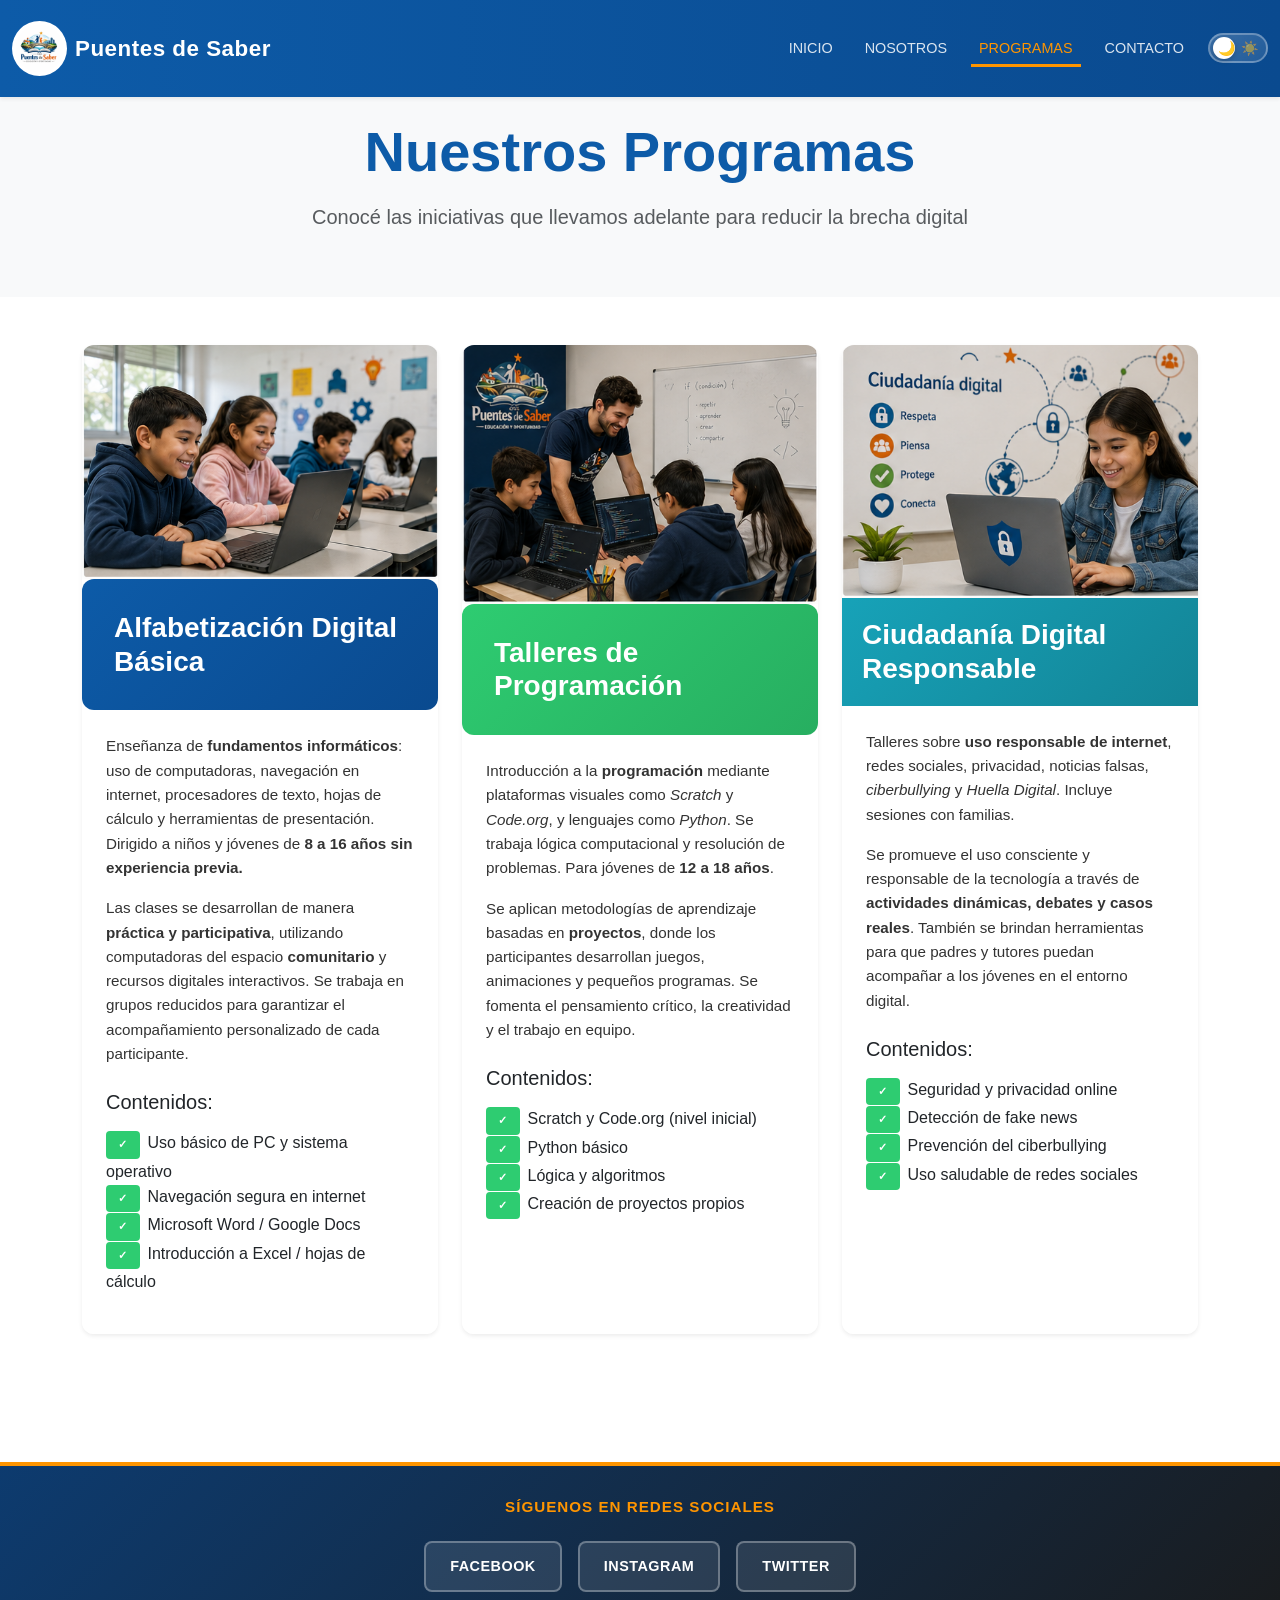
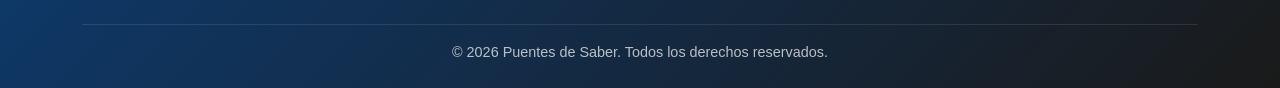
<file: ong-website/programas.html>
<!DOCTYPE html>
<html lang="es">
<head>
    <meta charset="UTF-8">
    <meta name="viewport" content="width=device-width, initial-scale=1.0">
    <meta name="description" content="Descubrí nuestros programas: Alfabetización Digital Básica, Talleres de Programación y Ciudadanía Digital Responsable para niños y jóvenes.">
    
    <!-- Open Graph / Facebook -->
    <meta property="og:type" content="website">
    <meta property="og:url" content="https://puentesdesaber.org/programas.html">
    <meta property="og:title" content="Nuestros Programas - Puentes de Saber">
    <meta property="og:description" content="Descubrí nuestros programas educativos: Alfabetización Digital, Talleres de Programación y Ciudadanía Digital Responsable.">
    <meta property="og:image" content="https://puentesdesaber.org/img/og-image.png">
    
    <!-- Twitter -->
    <meta name="twitter:card" content="summary_large_image">
    <meta name="twitter:url" content="https://puentesdesaber.org/programas.html">
    <meta name="twitter:title" content="Nuestros Programas - Puentes de Saber">
    <meta name="twitter:description" content="Descubrí nuestros programas educativos: Alfabetización Digital, Talleres de Programación y Ciudadanía Digital Responsable.">
    <meta name="twitter:image" content="https://puentesdesaber.org/img/og-image.png">
    
    <link rel="icon" href="./img/favicon-32x32.png" type="image/png">
    <link rel="shortcut icon" href="./img/favicon-32x32.png" type="image/png">
    <title>Programas - Puentes de Saber</title>
    <!-- Bootstrap CSS -->
    <link href="https://cdn.jsdelivr.net/npm/bootstrap@5.3.0/dist/css/bootstrap.min.css" rel="stylesheet">
    <!-- Custom CSS -->
    <link rel="stylesheet" href="./css/styles.css">
    <script>
        if (localStorage.getItem('modo') === 'oscuro') {
            document.documentElement.classList.add('dark-mode');
        }
    </script>
</head>
<body>

    <!-- Header -->
    <header>
        <!-- Navbar -->
        <nav class="navbar navbar-expand-lg navbar-dark shadow-sm">
            <div class="container-fluid">
                <div class="navbar-brand d-flex align-items-center">
                    <img src="./img/logo.png" alt="Logo Puentes de Saber" width="55" height="55" class="me-2 rounded-circle p-1 bg-white">
                    <span class="fw-bold">Puentes de Saber</span>
                </div>

                <button class="navbar-toggler" type="button" data-bs-toggle="collapse" data-bs-target="#navbarNav" aria-controls="navbarNav" aria-expanded="false" aria-label="Toggle navigation">
                    <span class="navbar-toggler-icon"></span>
                </button>
                <div class="collapse navbar-collapse" id="navbarNav">
                    <ul class="navbar-nav ms-auto">
                        <li class="nav-item">
                            <a class="nav-link" href="./index.html">Inicio</a>
                        </li>
                        <li class="nav-item">
                            <a class="nav-link" href="./nosotros.html">Nosotros</a>
                        </li>
                        <li class="nav-item">
                            <a class="nav-link active" aria-current="page" href="./programas.html">Programas</a>
                        </li>
                        <li class="nav-item">
                            <a class="nav-link" href="./contacto.html">Contacto</a>
                        </li>
                        <li class="nav-item ms-lg-2 d-flex align-items-center">
                            <label class="theme-switch" for="btn-modo" data-bs-toggle="tooltip" data-bs-placement="bottom" title="Cambiar tema" aria-label="Cambiar entre modo claro y modo oscuro">
                                <input type="checkbox" id="btn-modo" aria-label="Activar o desactivar modo oscuro" />
                                <span class="slider">
                                    <span class="slider-icon"></span>
                                </span>
                            </label>
                        </li>
                    </ul>
                </div>
            </div>
        </nav>
    </header>

    <main>
        <!-- Encabezado de página -->
        <section class="py-5 bg-light">
            <div class="container">
                <h1 class="display-4 text-center mb-3">Nuestros Programas</h1>
                <p class="lead text-center text-muted">Conocé las iniciativas que llevamos adelante para reducir la brecha digital</p>
            </div>
        </section>

        <section id="programas" class="py-5">
            <div class="container">
                <div class="row g-4">
                    <!-- Programa 1: Alfabetización Digital Básica -->
                    <div class="col-lg-4 d-flex">
                        <div class="card w-100 shadow-sm border-0">
                            <img src="./img/programas-ninos-computadoras.png" loading="lazy" class="card-img-top" alt="Niños aprendiendo alfabetización digital en computadoras">
                            <div class="card-header bg-primary text-white">
                                <h3 class="card-title mb-0">Alfabetización Digital Básica</h3>
                            </div>
                            <div class="card-body">
                                <p class="card-text">
                                    Enseñanza de <strong>fundamentos informáticos</strong>: uso de computadoras, navegación en internet,
                                    procesadores de texto, hojas de cálculo y herramientas de presentación.
                                    Dirigido a niños y jóvenes de <strong>8 a 16 años sin experiencia previa.</strong>
                                </p>
                                <p class="card-text">
                                    Las clases se desarrollan de manera <strong>práctica y participativa</strong>, utilizando computadoras
                                    del espacio <strong>comunitario</strong> y recursos digitales interactivos. Se trabaja en grupos reducidos
                                    para garantizar el acompañamiento personalizado de cada participante.
                                </p>
                                <h5 class="mt-4 mb-3">Contenidos:</h5>
                                <ul class="list-unstyled">
                                    <li><span class="badge bg-secondary me-2">✓</span>Uso básico de PC y sistema operativo</li>
                                    <li><span class="badge bg-secondary me-2">✓</span>Navegación segura en internet</li>
                                    <li><span class="badge bg-secondary me-2">✓</span>Microsoft Word / Google Docs</li>
                                    <li><span class="badge bg-secondary me-2">✓</span>Introducción a Excel / hojas de cálculo</li>
                                </ul>
                            </div>
                        </div>
                    </div>

                    <!-- Programa 2: Talleres de Programación -->
                    <div class="col-lg-4 d-flex">
                        <div class="card w-100 shadow-sm border-0">
                            <img src="./img/programas-taller-programacion.png" loading="lazy" class="card-img-top" alt="Jóvenes aprendiendo programación en talleres">
                            <div class="card-header bg-success text-white">
                                <h3 class="card-title mb-0">Talleres de Programación</h3>
                            </div>
                            <div class="card-body">
                                <p class="card-text">
                                    Introducción a la <strong>programación</strong> mediante plataformas visuales como <em>Scratch</em> y <em>Code.org</em>,
                                    y lenguajes como <em>Python</em>. Se trabaja lógica computacional y resolución de problemas.
                                    Para jóvenes de <strong>12 a 18 años</strong>.
                                </p>
                                <p class="card-text">
                                    Se aplican metodologías de aprendizaje basadas en <strong>proyectos</strong>, donde los participantes
                                    desarrollan juegos, animaciones y pequeños programas. Se fomenta el pensamiento crítico,
                                    la creatividad y el trabajo en equipo.
                                </p>
                                <h5 class="mt-4 mb-3">Contenidos:</h5>
                                <ul class="list-unstyled">
                                    <li><span class="badge bg-secondary me-2">✓</span>Scratch y Code.org (nivel inicial)</li>
                                    <li><span class="badge bg-secondary me-2">✓</span>Python básico</li>
                                    <li><span class="badge bg-secondary me-2">✓</span>Lógica y algoritmos</li>
                                    <li><span class="badge bg-secondary me-2">✓</span>Creación de proyectos propios</li>
                                </ul>
                            </div>
                        </div>
                    </div>

                    <!-- Programa 3: Ciudadanía Digital Responsable -->
                    <div class="col-lg-4 d-flex">
                        <div class="card w-100 shadow-sm border-0">
                            <img src="./img/programas-ciudadania-digital.png" loading="lazy" class="card-img-top" alt="Taller sobre ciudadanía digital responsable y uso seguro de internet">
                            <div class="card-header bg-info text-white">
                                <h3 class="card-title mb-0">Ciudadanía Digital Responsable</h3>
                            </div>
                            <div class="card-body">
                                <p class="card-text">
                                    Talleres sobre <strong>uso responsable de internet</strong>, redes sociales, privacidad, noticias falsas,
                                    <em>ciberbullying</em> y <em>Huella Digital</em>. Incluye sesiones con familias.
                                </p>
                                <p class="card-text">
                                    Se promueve el uso consciente y responsable de la tecnología a través de <strong>actividades
                                    dinámicas, debates y casos reales</strong>. También se brindan herramientas para que padres
                                    y tutores puedan acompañar a los jóvenes en el entorno digital.
                                </p>
                                <h5 class="mt-4 mb-3">Contenidos:</h5>
                                <ul class="list-unstyled">
                                    <li><span class="badge bg-secondary me-2">✓</span>Seguridad y privacidad online</li>
                                    <li><span class="badge bg-secondary me-2">✓</span>Detección de fake news</li>
                                    <li><span class="badge bg-secondary me-2">✓</span>Prevención del ciberbullying</li>
                                    <li><span class="badge bg-secondary me-2">✓</span>Uso saludable de redes sociales</li>
                                </ul>
                            </div>
                        </div>
                    </div>
                </div>
            </div>
        </section>
    </main>

    <!-- Footer -->
    <footer class="text-white">
        <div class="container">
            <div class="footer-social">
                <h5>Síguenos en Redes Sociales</h5>
                <div class="social-links">
                    <a href="https://facebook.com/puentesdesaber" target="_blank" rel="noopener noreferrer" aria-label="Visitar nuestra página de Facebook (abre en nueva ventana)">Facebook</a>
                    <a href="https://instagram.com/puentesdesaber" target="_blank" rel="noopener noreferrer" aria-label="Visitar nuestro perfil de Instagram (abre en nueva ventana)">Instagram</a>
                    <a href="https://twitter.com/puentesdesaber" target="_blank" rel="noopener noreferrer" aria-label="Visitar nuestro perfil de Twitter (abre en nueva ventana)">Twitter</a>
                </div>
            </div>
            
            <div class="footer-content">
                <p class="footer-copyright">&copy; 2026 Puentes de Saber. Todos los derechos reservados.</p>
            </div>
        </div>
    </footer>
    
    <!-- Bootstrap JS -->
    <script src="https://cdn.jsdelivr.net/npm/bootstrap@5.3.0/dist/js/bootstrap.bundle.min.js"></script>
    <script src="./js/dark-mode.js"></script>
</body>
</html>
</file>
<file: ong-website/css/styles.css>
/* ============================================
   Estilos generales del sitio web - Puentes de Saber
   Archivo principal que importa todos los módulos
   ============================================ */

/* Importar módulos en orden de especificidad */
@import url('variables.css');
@import url('base.css');
@import url('components.css');
@import url('layout.css');
@import url('utilities.css');
</file>
